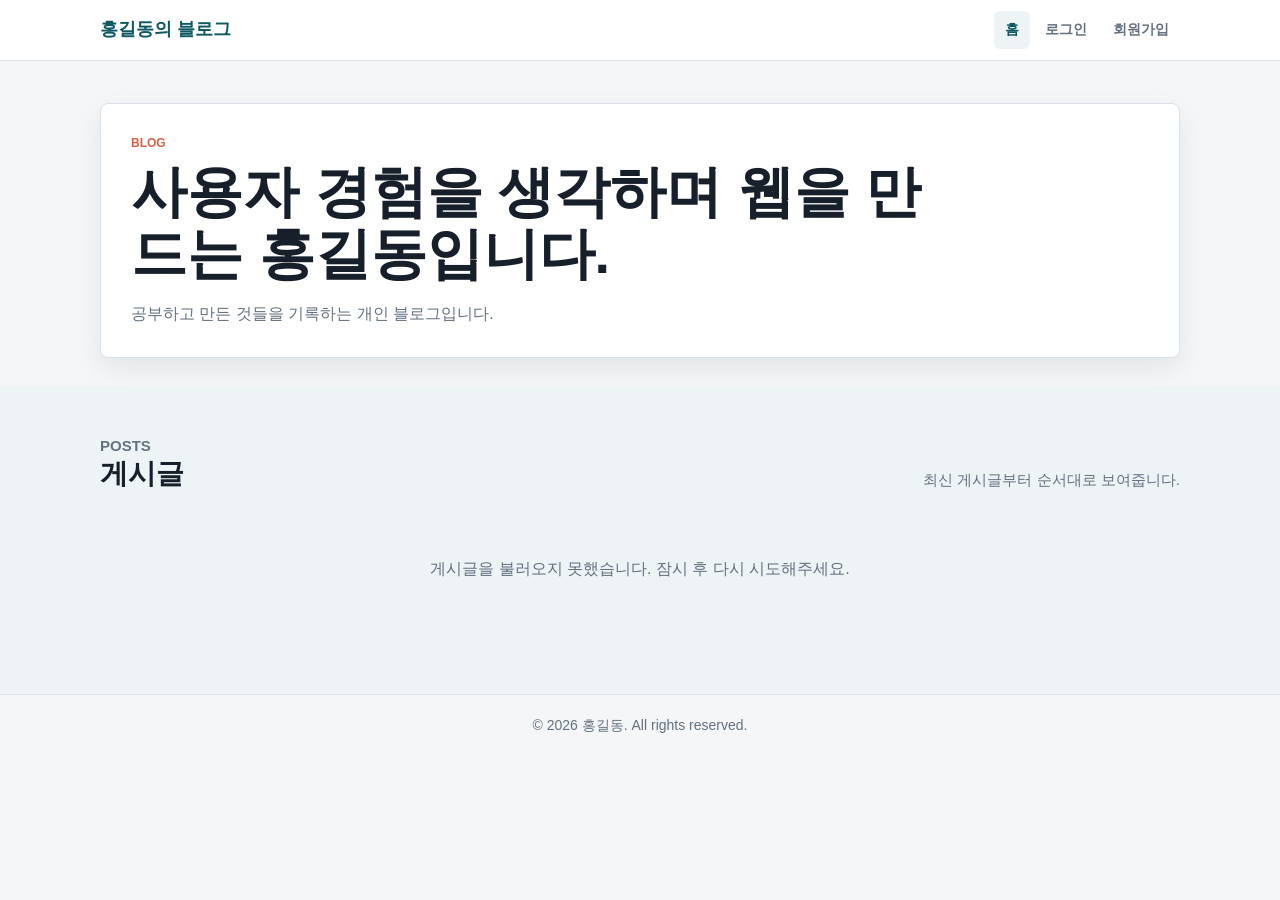
<file: index.html>
<!DOCTYPE html>
<html lang="ko">
  <head>
    <meta charset="UTF-8" />
    <meta name="viewport" content="width=device-width, initial-scale=1.0" />
    <title>홍길동의 블로그</title>
    <link rel="stylesheet" href="css/style.css" />
  </head>
  <body>
    <header class="site-header">
      <div class="container header-inner">
        <a class="logo" href="index.html" aria-label="홈으로 이동">홍길동의 블로그</a>
        <button class="menu-toggle" type="button" aria-label="메뉴 열기" aria-expanded="false">
          <span></span>
          <span></span>
          <span></span>
        </button>
        <nav class="site-nav" aria-label="주요 메뉴">
          <a class="active" href="index.html">홈</a>
          <a class="auth-only" href="write.html">글쓰기</a>
          <a class="auth-only" href="profile.html">프로필</a>
          <a class="guest-only" href="login.html">로그인</a>
          <a class="guest-only" href="signup.html">회원가입</a>
          <button type="button" class="nav-logout auth-only" data-logout>로그아웃</button>
        </nav>
      </div>
    </header>

    <main>
      <section class="section page-hero">
        <div class="container page-panel">
          <p class="section-label">Blog</p>
          <h1>사용자 경험을 생각하며 웹을 만드는 홍길동입니다.</h1>
          <p>공부하고 만든 것들을 기록하는 개인 블로그입니다.</p>
        </div>
      </section>

      <section class="section muted">
        <div class="container">
          <div class="section-heading">
            <div>
              <p class="section-label">Posts</p>
              <h2>게시글</h2>
            </div>
            <p>최신 게시글부터 순서대로 보여줍니다.</p>
          </div>
          <div id="postList" class="post-list" aria-live="polite"></div>
        </div>
      </section>
    </main>

    <footer class="site-footer">
      <div class="container">
        <p>&copy; 2026 홍길동. All rights reserved.</p>
      </div>
    </footer>

    <script src="js/config.js"></script>
    <script src="js/api.js"></script>
    <script src="js/storage.js"></script>
    <script src="js/nav.js"></script>
    <script src="js/posts.js"></script>
  </body>
</html>
</file>
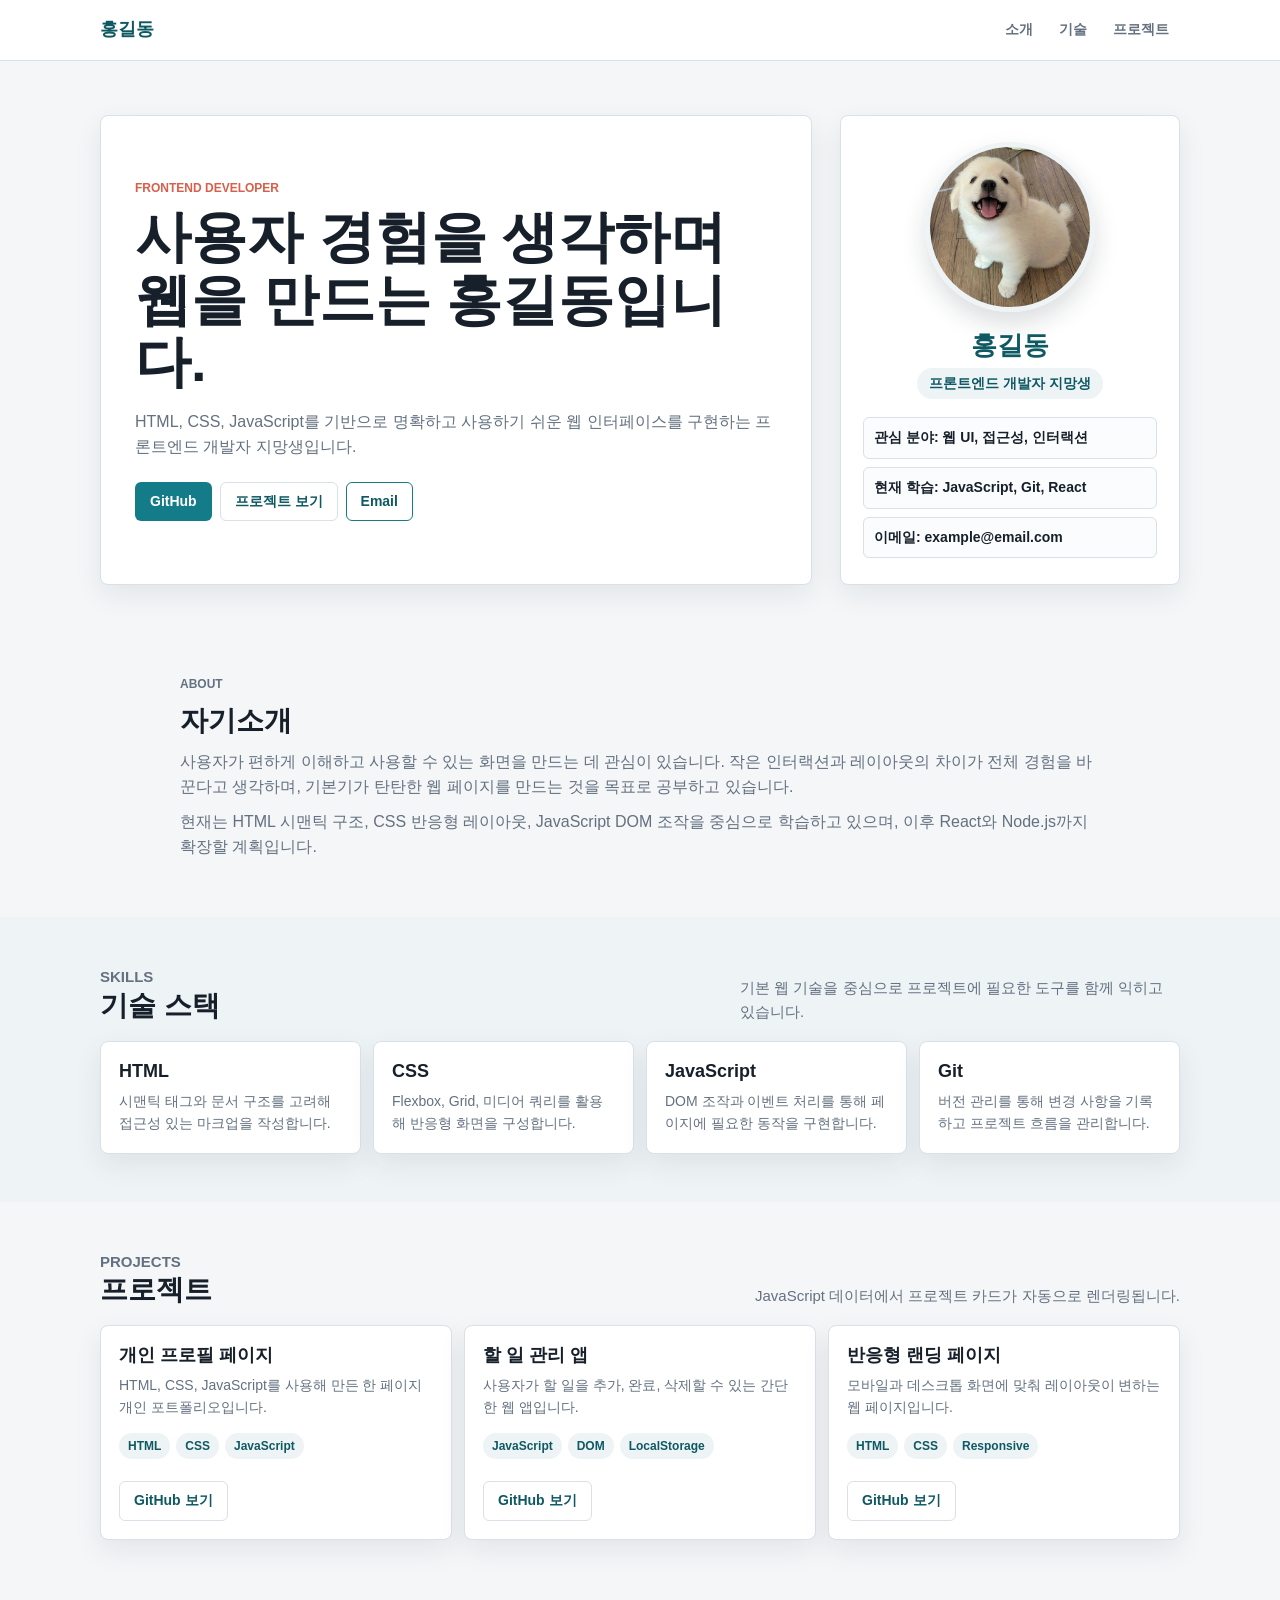
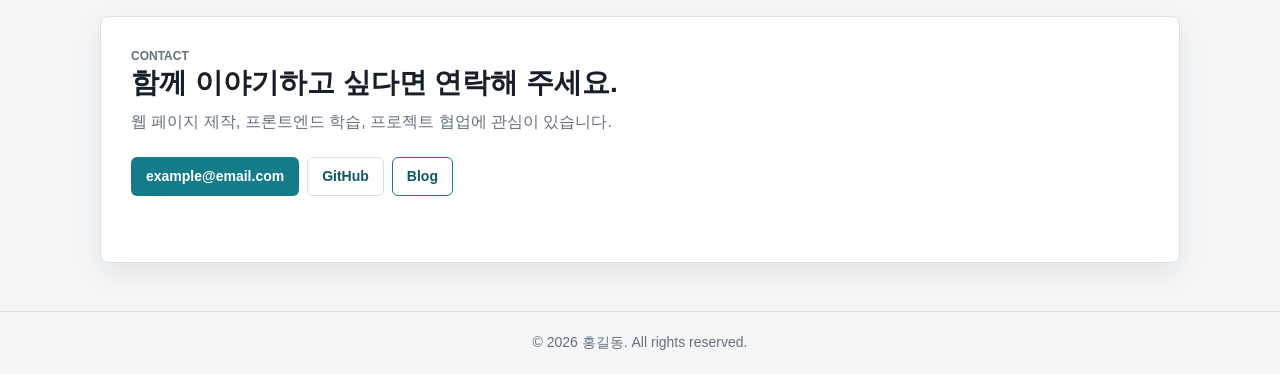
<file: frontend/index.html>
<!DOCTYPE html>
<html lang="ko">
  <head>
    <meta charset="UTF-8" />
    <meta name="viewport" content="width=device-width, initial-scale=1.0" />
    <title>홍길동 | 개인 프로필</title>
    <link rel="stylesheet" href="css/style.css" />
  </head>
  <body>
    <header class="site-header">
      <div class="container header-inner">
        <a class="logo" href="index.html" aria-label="홈으로 이동">홍길동</a>
        <button class="menu-toggle" type="button" aria-label="메뉴 열기" aria-expanded="false">
          <span></span>
          <span></span>
          <span></span>
        </button>
        <nav class="site-nav" aria-label="주요 메뉴">
          <a href="about.html">소개</a>
          <a href="skills.html">기술</a>
          <a href="projects.html">프로젝트</a>
        </nav>
      </div>
    </header>

    <main id="home">
      <section class="hero section">
        <div class="container hero-grid">
          <div class="hero-content">
            <p class="eyebrow">Frontend Developer</p>
            <h1>사용자 경험을 생각하며 웹을 만드는 홍길동입니다.</h1>
            <p class="hero-description">
              HTML, CSS, JavaScript를 기반으로 명확하고 사용하기 쉬운 웹 인터페이스를 구현하는
              프론트엔드 개발자 지망생입니다.
            </p>
            <div class="hero-actions">
              <a class="button primary" href="https://github.com/example" target="_blank" rel="noreferrer">GitHub</a>
              <a class="button secondary" href="projects.html">프로젝트 보기</a>
              <a class="button ghost" href="mailto:example@email.com">Email</a>
            </div>
          </div>

          <div class="profile-card" aria-label="프로필 요약">
            <img class="profile-image" src="assets/images/images.jfif" alt="홍길동 프로필 사진" />
            <h2>홍길동</h2>
            <p>프론트엔드 개발자 지망생</p>
            <ul class="profile-meta">
              <li>관심 분야: 웹 UI, 접근성, 인터랙션</li>
              <li>현재 학습: JavaScript, Git, React</li>
              <li>이메일: example@email.com</li>
            </ul>
          </div>
        </div>
      </section>

      <section id="about" class="section">
        <div class="container narrow">
          <p class="section-label">About</p>
          <h2>자기소개</h2>
          <p>
            사용자가 편하게 이해하고 사용할 수 있는 화면을 만드는 데 관심이 있습니다. 작은
            인터랙션과 레이아웃의 차이가 전체 경험을 바꾼다고 생각하며, 기본기가 탄탄한 웹
            페이지를 만드는 것을 목표로 공부하고 있습니다.
          </p>
          <p>
            현재는 HTML 시맨틱 구조, CSS 반응형 레이아웃, JavaScript DOM 조작을 중심으로
            학습하고 있으며, 이후 React와 Node.js까지 확장할 계획입니다.
          </p>
        </div>
      </section>

      <section id="skills" class="section muted">
        <div class="container">
          <div class="section-heading">
            <div>
              <p class="section-label">Skills</p>
              <h2>기술 스택</h2>
            </div>
            <p>기본 웹 기술을 중심으로 프로젝트에 필요한 도구를 함께 익히고 있습니다.</p>
          </div>
          <div class="skill-grid">
            <article class="skill-card">
              <h3>HTML</h3>
              <p>시맨틱 태그와 문서 구조를 고려해 접근성 있는 마크업을 작성합니다.</p>
            </article>
            <article class="skill-card">
              <h3>CSS</h3>
              <p>Flexbox, Grid, 미디어 쿼리를 활용해 반응형 화면을 구성합니다.</p>
            </article>
            <article class="skill-card">
              <h3>JavaScript</h3>
              <p>DOM 조작과 이벤트 처리를 통해 페이지에 필요한 동작을 구현합니다.</p>
            </article>
            <article class="skill-card">
              <h3>Git</h3>
              <p>버전 관리를 통해 변경 사항을 기록하고 프로젝트 흐름을 관리합니다.</p>
            </article>
          </div>
        </div>
      </section>

      <section id="projects" class="section">
        <div class="container">
          <div class="section-heading">
            <div>
              <p class="section-label">Projects</p>
              <h2>프로젝트</h2>
            </div>
            <p>JavaScript 데이터에서 프로젝트 카드가 자동으로 렌더링됩니다.</p>
          </div>
          <div id="project-list" class="project-grid" aria-live="polite"></div>
        </div>
      </section>

      <section id="contact" class="section contact-section">
        <div class="container contact-box">
          <p class="section-label">Contact</p>
          <h2>함께 이야기하고 싶다면 연락해 주세요.</h2>
          <p>웹 페이지 제작, 프론트엔드 학습, 프로젝트 협업에 관심이 있습니다.</p>
          <div class="contact-actions">
            <a class="button primary" href="mailto:example@email.com" data-contact="email">example@email.com</a>
            <a class="button secondary" href="https://github.com/example" target="_blank" rel="noreferrer">GitHub</a>
            <a class="button ghost" href="https://example.com" target="_blank" rel="noreferrer">Blog</a>
          </div>
          <p id="contact-message" class="contact-message" role="status"></p>
        </div>
      </section>
    </main>

    <footer class="site-footer">
      <div class="container">
        <p>&copy; 2026 홍길동. All rights reserved.</p>
      </div>
    </footer>

    <script src="js/main.js"></script>
  </body>
</html>
</file>
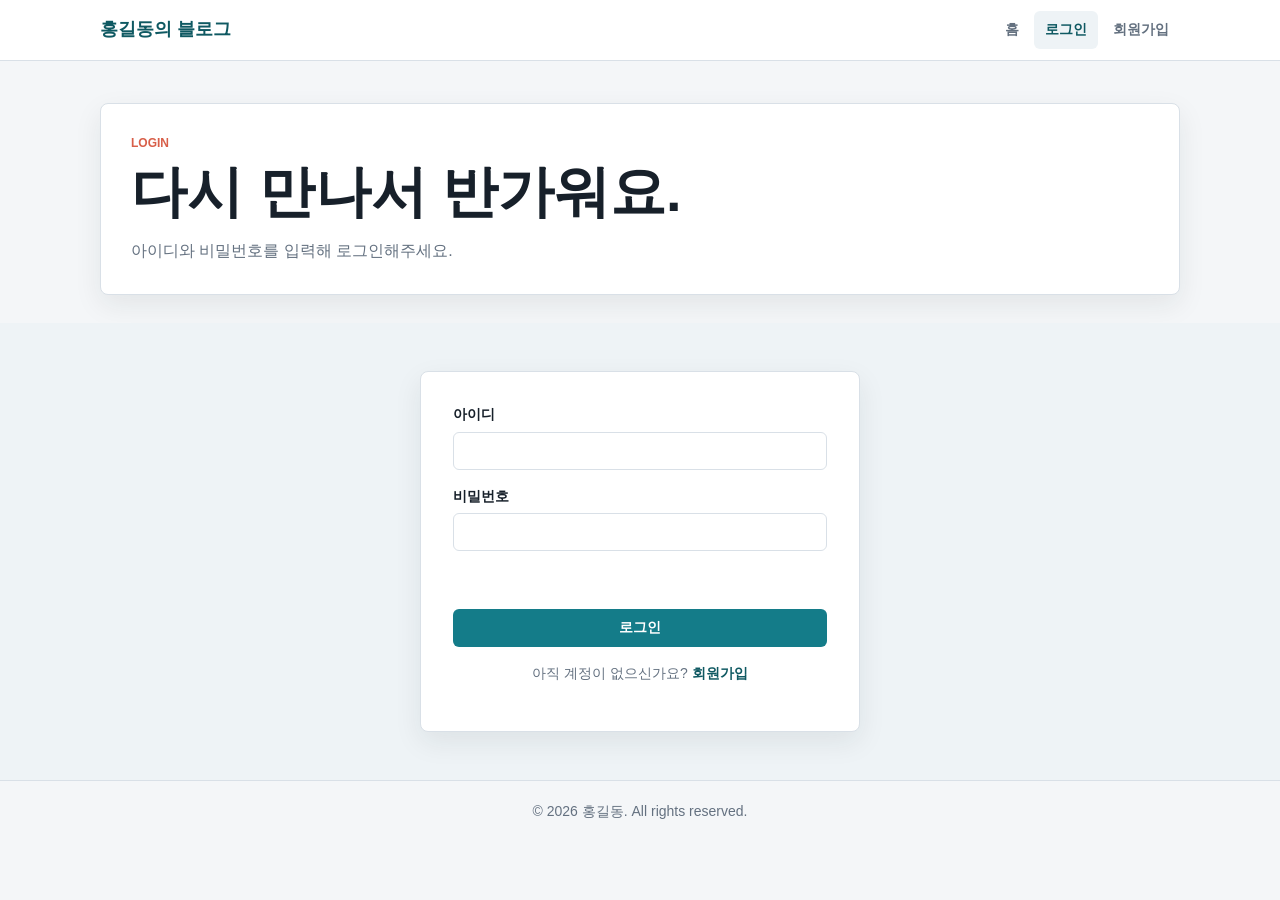
<file: login.html>
<!DOCTYPE html>
<html lang="ko">
  <head>
    <meta charset="UTF-8" />
    <meta name="viewport" content="width=device-width, initial-scale=1.0" />
    <title>로그인 | 홍길동의 블로그</title>
    <link rel="stylesheet" href="css/style.css" />
  </head>
  <body>
    <header class="site-header">
      <div class="container header-inner">
        <a class="logo" href="index.html" aria-label="홈으로 이동">홍길동의 블로그</a>
        <button class="menu-toggle" type="button" aria-label="메뉴 열기" aria-expanded="false">
          <span></span>
          <span></span>
          <span></span>
        </button>
        <nav class="site-nav" aria-label="주요 메뉴">
          <a href="index.html">홈</a>
          <a class="auth-only" href="write.html">글쓰기</a>
          <a class="auth-only" href="profile.html">프로필</a>
          <a class="guest-only active" href="login.html">로그인</a>
          <a class="guest-only" href="signup.html">회원가입</a>
          <button type="button" class="nav-logout auth-only" data-logout>로그아웃</button>
        </nav>
      </div>
    </header>

    <main>
      <section class="section page-hero">
        <div class="container page-panel">
          <p class="section-label">Login</p>
          <h1>다시 만나서 반가워요.</h1>
          <p>아이디와 비밀번호를 입력해 로그인해주세요.</p>
        </div>
      </section>

      <section class="section muted">
        <div class="container">
          <form id="loginForm" class="form-card" novalidate>
            <div class="form-group">
              <label for="username">아이디</label>
              <input type="text" id="username" name="username" autocomplete="username" required />
            </div>
            <div class="form-group">
              <label for="password">비밀번호</label>
              <input type="password" id="password" name="password" autocomplete="current-password" required />
            </div>
            <p id="loginMessage" class="form-message" role="status"></p>
            <div class="form-actions">
              <button type="submit" class="button primary">로그인</button>
            </div>
            <p class="form-footnote">아직 계정이 없으신가요? <a href="signup.html">회원가입</a></p>
          </form>
        </div>
      </section>
    </main>

    <footer class="site-footer">
      <div class="container">
        <p>&copy; 2026 홍길동. All rights reserved.</p>
      </div>
    </footer>

    <script src="js/config.js"></script>
    <script src="js/api.js"></script>
    <script src="js/storage.js"></script>
    <script src="js/nav.js"></script>
    <script src="js/auth.js"></script>
  </body>
</html>
</file>
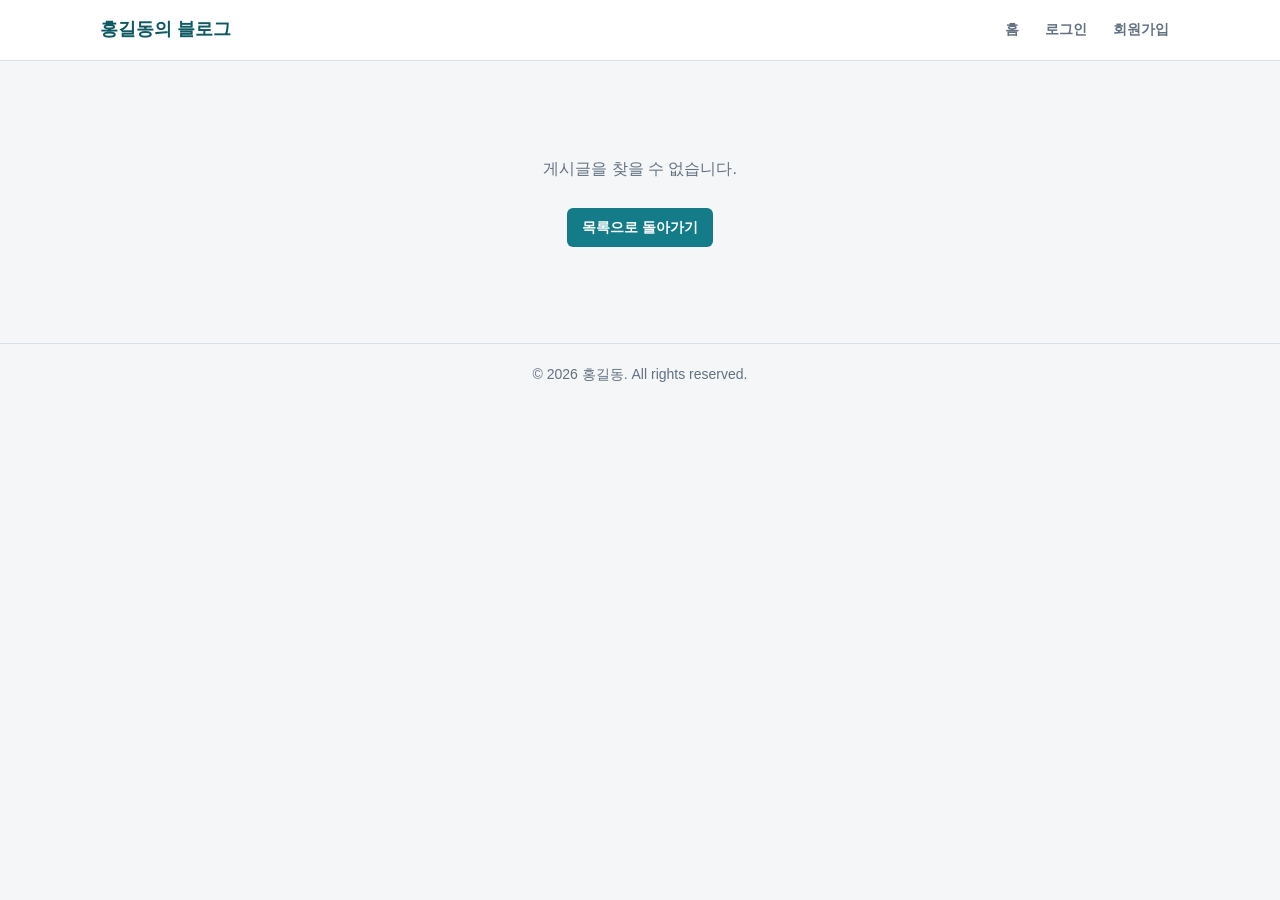
<file: post.html>
<!DOCTYPE html>
<html lang="ko">
  <head>
    <meta charset="UTF-8" />
    <meta name="viewport" content="width=device-width, initial-scale=1.0" />
    <title>게시글 | 홍길동의 블로그</title>
    <link rel="stylesheet" href="css/style.css" />
  </head>
  <body>
    <header class="site-header">
      <div class="container header-inner">
        <a class="logo" href="index.html" aria-label="홈으로 이동">홍길동의 블로그</a>
        <button class="menu-toggle" type="button" aria-label="메뉴 열기" aria-expanded="false">
          <span></span>
          <span></span>
          <span></span>
        </button>
        <nav class="site-nav" aria-label="주요 메뉴">
          <a href="index.html">홈</a>
          <a class="auth-only" href="write.html">글쓰기</a>
          <a class="auth-only" href="profile.html">프로필</a>
          <a class="guest-only" href="login.html">로그인</a>
          <a class="guest-only" href="signup.html">회원가입</a>
          <button type="button" class="nav-logout auth-only" data-logout>로그아웃</button>
        </nav>
      </div>
    </header>

    <main>
      <section class="section">
        <div class="container narrow">
          <div id="postDetail">
            <div class="post-detail-head">
              <p class="post-meta">
                <span id="postAuthor"></span>
                <span id="postDate"></span>
              </p>
              <h1 id="postTitle"></h1>
            </div>
            <div id="postBody" class="post-detail-body"></div>
            <div id="postOwnerActions" class="post-detail-actions" hidden>
              <a id="editPostLink" class="button secondary" href="write.html">수정</a>
              <button id="deletePostBtn" type="button" class="button danger">삭제</button>
            </div>
          </div>
          <div id="postNotFound" class="empty-state" hidden>
            <p>게시글을 찾을 수 없습니다.</p>
            <a class="button primary" href="index.html">목록으로 돌아가기</a>
          </div>
        </div>
      </section>
    </main>

    <footer class="site-footer">
      <div class="container">
        <p>&copy; 2026 홍길동. All rights reserved.</p>
      </div>
    </footer>

    <script src="js/config.js"></script>
    <script src="js/api.js"></script>
    <script src="js/storage.js"></script>
    <script src="js/nav.js"></script>
    <script src="js/post-detail.js"></script>
  </body>
</html>
</file>
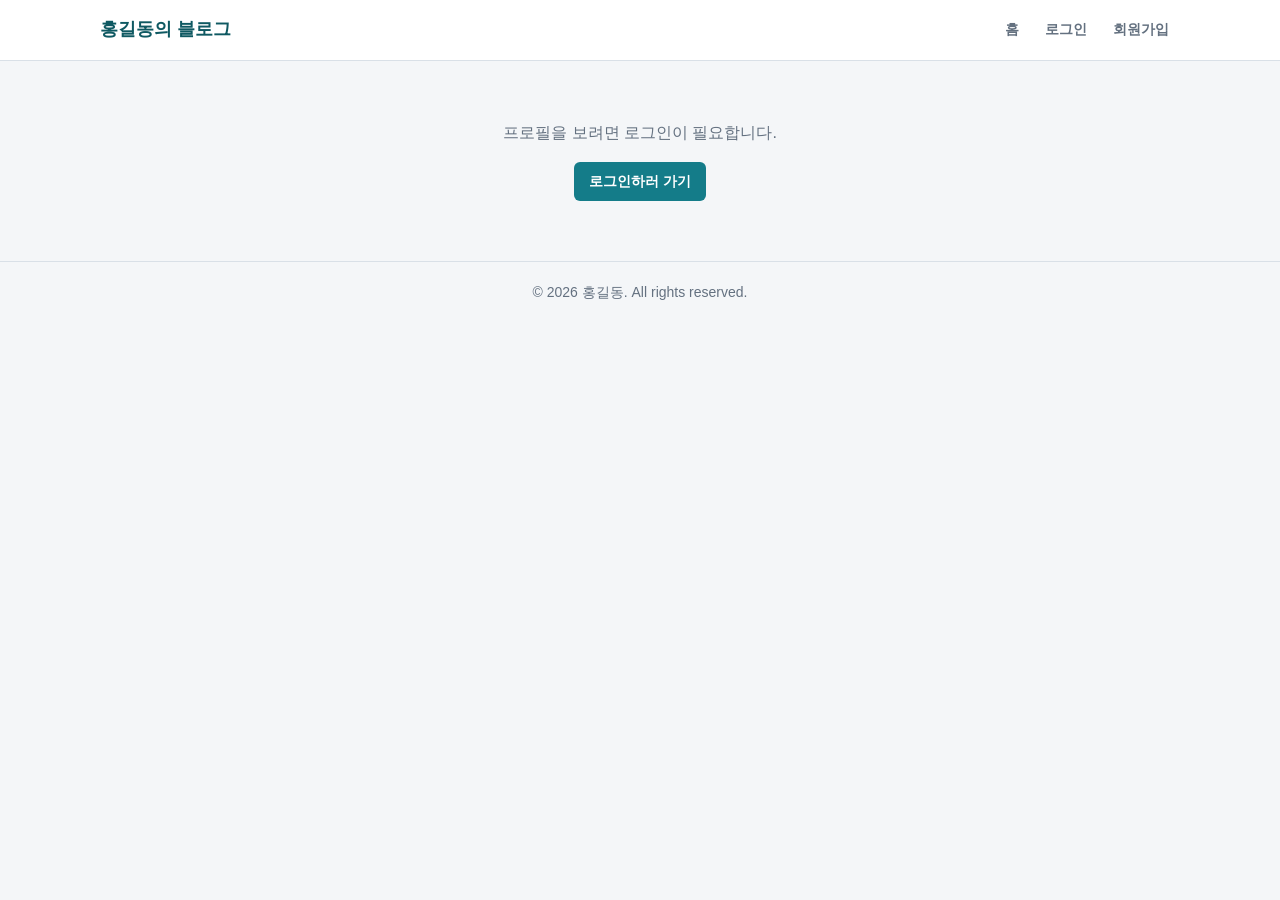
<file: profile.html>
<!DOCTYPE html>
<html lang="ko">
  <head>
    <meta charset="UTF-8" />
    <meta name="viewport" content="width=device-width, initial-scale=1.0" />
    <title>프로필 | 홍길동의 블로그</title>
    <link rel="stylesheet" href="css/style.css" />
  </head>
  <body>
    <header class="site-header">
      <div class="container header-inner">
        <a class="logo" href="index.html" aria-label="홈으로 이동">홍길동의 블로그</a>
        <button class="menu-toggle" type="button" aria-label="메뉴 열기" aria-expanded="false">
          <span></span>
          <span></span>
          <span></span>
        </button>
        <nav class="site-nav" aria-label="주요 메뉴">
          <a href="index.html">홈</a>
          <a class="auth-only" href="write.html">글쓰기</a>
          <a class="auth-only active" href="profile.html">프로필</a>
          <a class="guest-only" href="login.html">로그인</a>
          <a class="guest-only" href="signup.html">회원가입</a>
          <button type="button" class="nav-logout auth-only" data-logout>로그아웃</button>
        </nav>
      </div>
    </header>

    <main>
      <div id="profileGuard" class="section profile-guard" hidden>
        <div class="container">
          <p>프로필을 보려면 로그인이 필요합니다.</p>
          <a class="button primary" href="login.html">로그인하러 가기</a>
        </div>
      </div>

      <div id="profileContent" hidden>
        <section class="section page-hero">
          <div class="container narrow">
            <div class="page-panel profile-page-card">
              <img class="profile-image" src="assets/images/profile.jpeg" alt="프로필 사진" />
              <h1 id="profileName"></h1>
              <p id="profileUsername" class="section-label"></p>
              <ul class="profile-meta">
                <li id="profileEmail"></li>
                <li id="profileJoined"></li>
              </ul>
            </div>
          </div>
        </section>

        <section class="section muted">
          <div class="container">
            <div class="section-heading">
              <div>
                <p class="section-label">My Posts</p>
                <h2>내가 작성한 게시글</h2>
              </div>
              <a class="button secondary" href="write.html">새 글 작성</a>
            </div>
            <div id="myPostList" class="post-list"></div>
          </div>
        </section>
      </div>
    </main>

    <footer class="site-footer">
      <div class="container">
        <p>&copy; 2026 홍길동. All rights reserved.</p>
      </div>
    </footer>

    <script src="js/config.js"></script>
    <script src="js/api.js"></script>
    <script src="js/storage.js"></script>
    <script src="js/nav.js"></script>
    <script src="js/profile.js"></script>
  </body>
</html>
</file>
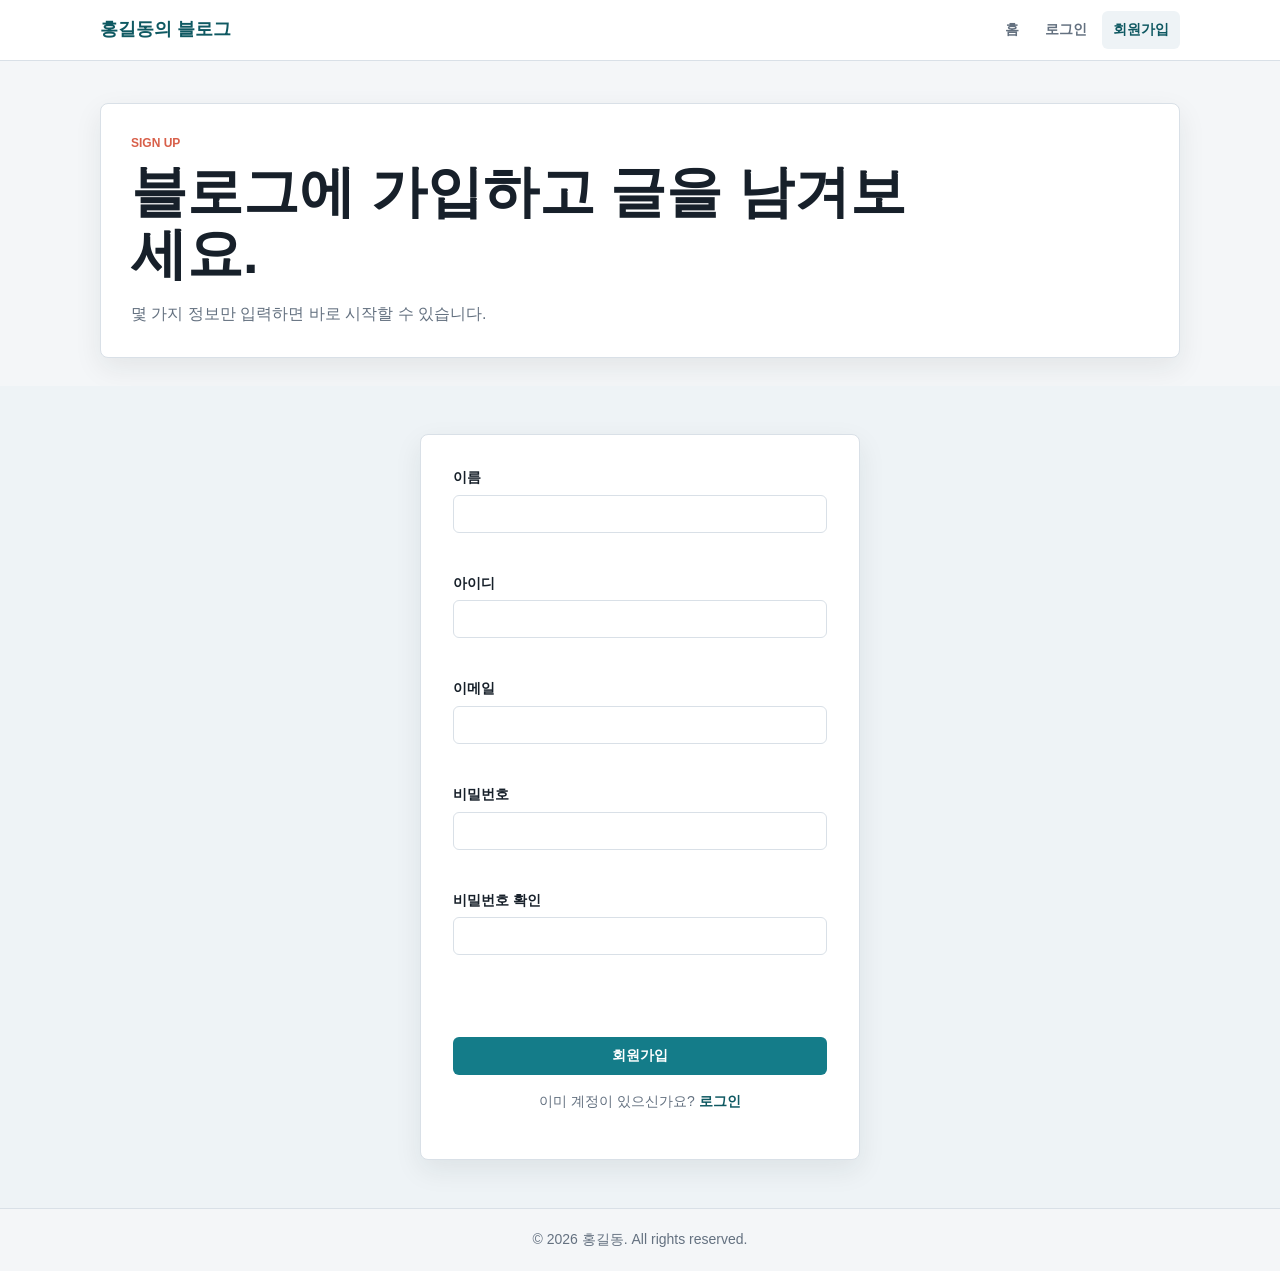
<file: signup.html>
<!DOCTYPE html>
<html lang="ko">
  <head>
    <meta charset="UTF-8" />
    <meta name="viewport" content="width=device-width, initial-scale=1.0" />
    <title>회원가입 | 홍길동의 블로그</title>
    <link rel="stylesheet" href="css/style.css" />
  </head>
  <body>
    <header class="site-header">
      <div class="container header-inner">
        <a class="logo" href="index.html" aria-label="홈으로 이동">홍길동의 블로그</a>
        <button class="menu-toggle" type="button" aria-label="메뉴 열기" aria-expanded="false">
          <span></span>
          <span></span>
          <span></span>
        </button>
        <nav class="site-nav" aria-label="주요 메뉴">
          <a href="index.html">홈</a>
          <a class="auth-only" href="write.html">글쓰기</a>
          <a class="auth-only" href="profile.html">프로필</a>
          <a class="guest-only" href="login.html">로그인</a>
          <a class="guest-only active" href="signup.html">회원가입</a>
          <button type="button" class="nav-logout auth-only" data-logout>로그아웃</button>
        </nav>
      </div>
    </header>

    <main>
      <section class="section page-hero">
        <div class="container page-panel">
          <p class="section-label">Sign up</p>
          <h1>블로그에 가입하고 글을 남겨보세요.</h1>
          <p>몇 가지 정보만 입력하면 바로 시작할 수 있습니다.</p>
        </div>
      </section>

      <section class="section muted">
        <div class="container">
          <form id="signupForm" class="form-card" novalidate>
            <div class="form-group">
              <label for="name">이름</label>
              <input type="text" id="name" name="name" autocomplete="name" required />
              <p id="nameError" class="form-error"></p>
            </div>
            <div class="form-group">
              <label for="username">아이디</label>
              <input type="text" id="username" name="username" autocomplete="username" required />
              <p id="usernameError" class="form-error"></p>
            </div>
            <div class="form-group">
              <label for="email">이메일</label>
              <input type="email" id="email" name="email" autocomplete="email" required />
              <p id="emailError" class="form-error"></p>
            </div>
            <div class="form-group">
              <label for="password">비밀번호</label>
              <input type="password" id="password" name="password" autocomplete="new-password" required />
              <p id="passwordError" class="form-error"></p>
            </div>
            <div class="form-group">
              <label for="passwordConfirm">비밀번호 확인</label>
              <input type="password" id="passwordConfirm" name="passwordConfirm" autocomplete="new-password" required />
              <p id="passwordConfirmError" class="form-error"></p>
            </div>
            <p id="signupMessage" class="form-message" role="status"></p>
            <div class="form-actions">
              <button type="submit" class="button primary">회원가입</button>
            </div>
            <p class="form-footnote">이미 계정이 있으신가요? <a href="login.html">로그인</a></p>
          </form>
        </div>
      </section>
    </main>

    <footer class="site-footer">
      <div class="container">
        <p>&copy; 2026 홍길동. All rights reserved.</p>
      </div>
    </footer>

    <script src="js/config.js"></script>
    <script src="js/api.js"></script>
    <script src="js/storage.js"></script>
    <script src="js/nav.js"></script>
    <script src="js/auth.js"></script>
  </body>
</html>
</file>
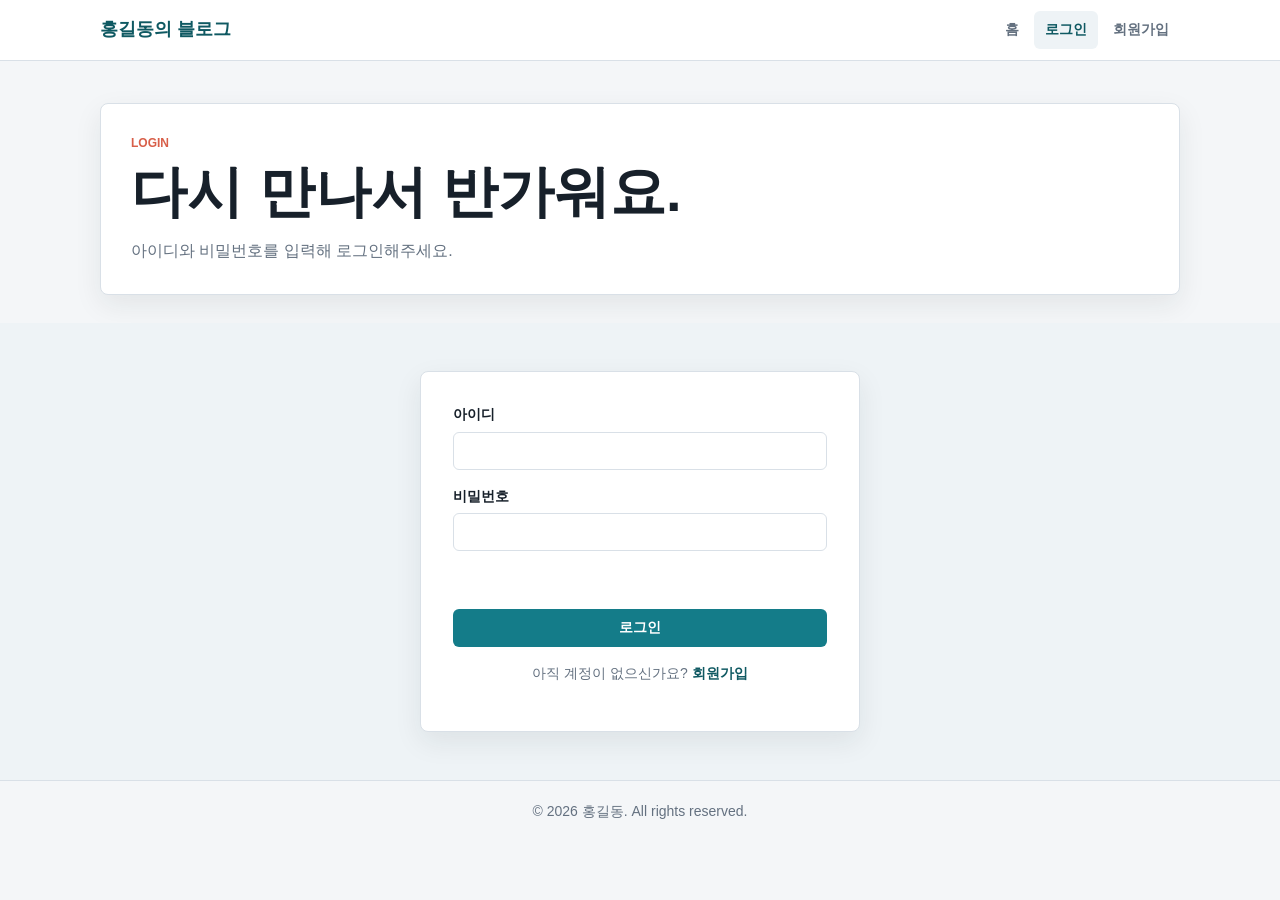
<file: write.html>
<!DOCTYPE html>
<html lang="ko">
  <head>
    <meta charset="UTF-8" />
    <meta name="viewport" content="width=device-width, initial-scale=1.0" />
    <title>글쓰기 | 홍길동의 블로그</title>
    <link rel="stylesheet" href="css/style.css" />
  </head>
  <body>
    <header class="site-header">
      <div class="container header-inner">
        <a class="logo" href="index.html" aria-label="홈으로 이동">홍길동의 블로그</a>
        <button class="menu-toggle" type="button" aria-label="메뉴 열기" aria-expanded="false">
          <span></span>
          <span></span>
          <span></span>
        </button>
        <nav class="site-nav" aria-label="주요 메뉴">
          <a href="index.html">홈</a>
          <a class="auth-only active" href="write.html">글쓰기</a>
          <a class="auth-only" href="profile.html">프로필</a>
          <a class="guest-only" href="login.html">로그인</a>
          <a class="guest-only" href="signup.html">회원가입</a>
          <button type="button" class="nav-logout auth-only" data-logout>로그아웃</button>
        </nav>
      </div>
    </header>

    <main>
      <section class="section">
        <div class="container">
          <form id="postForm" class="form-card wide" novalidate>
            <h1 id="writeHeading">게시글 작성</h1>
            <p id="draftStatus" class="form-footnote" aria-live="polite"></p>
            <div class="form-group">
              <label for="title">제목</label>
              <input type="text" id="title" name="title" required />
              <p id="titleError" class="form-error"></p>
            </div>
            <div class="form-group">
              <label for="content">내용</label>
              <textarea id="content" name="content" required></textarea>
              <p id="contentError" class="form-error"></p>
            </div>
            <div class="form-actions">
              <button type="submit" class="button primary">저장하기</button>
            </div>
          </form>
        </div>
      </section>
    </main>

    <footer class="site-footer">
      <div class="container">
        <p>&copy; 2026 홍길동. All rights reserved.</p>
      </div>
    </footer>

    <script src="js/config.js"></script>
    <script src="js/api.js"></script>
    <script src="js/storage.js"></script>
    <script src="js/nav.js"></script>
    <script src="js/post-write.js"></script>
  </body>
</html>
</file>
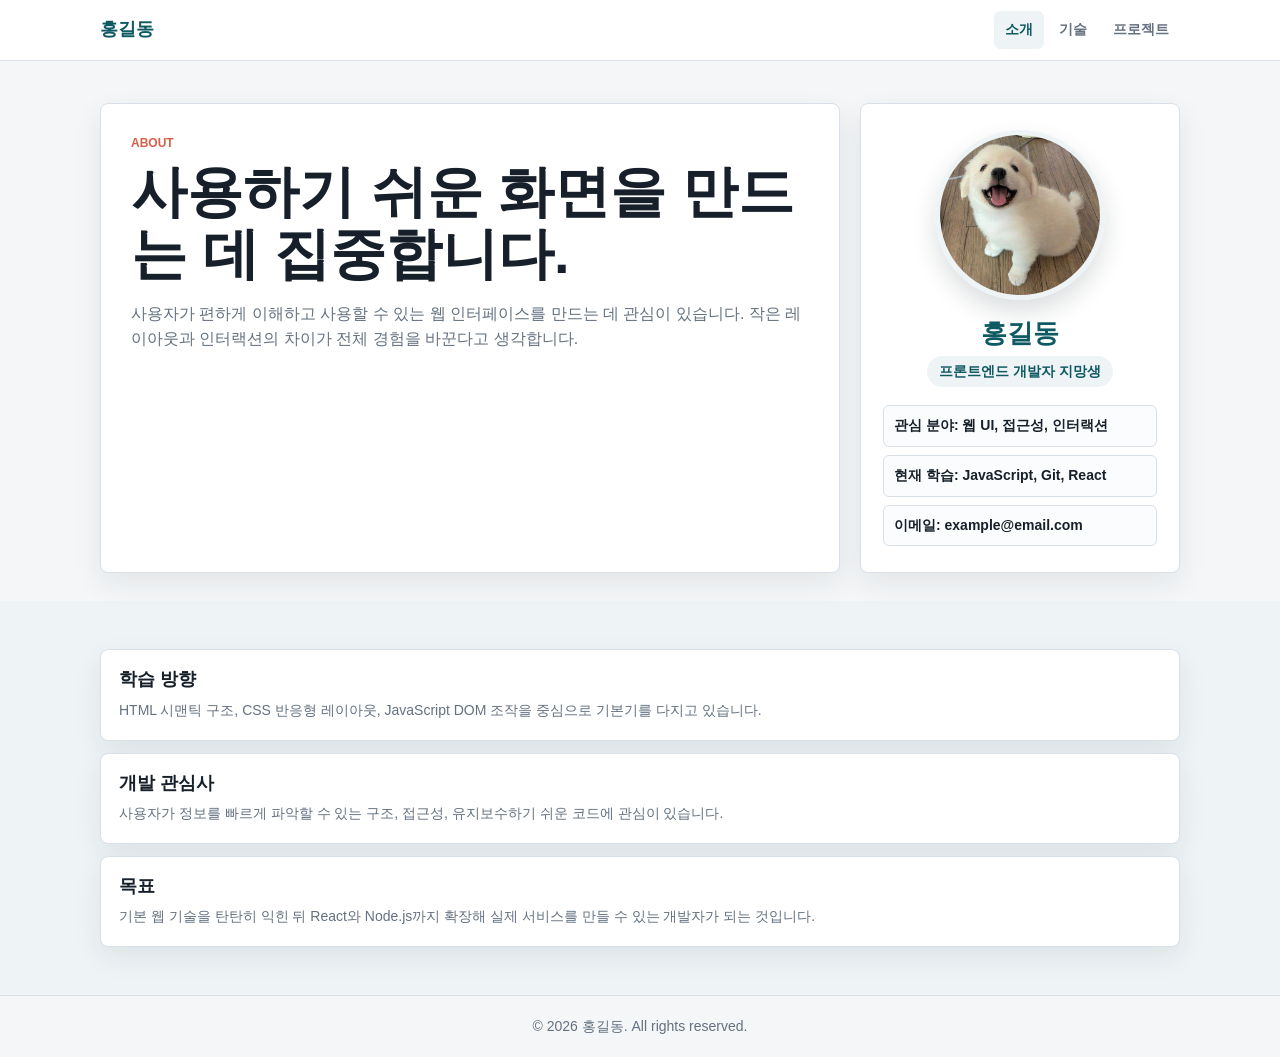
<file: frontend/about.html>
<!DOCTYPE html>
<html lang="ko">
  <head>
    <meta charset="UTF-8" />
    <meta name="viewport" content="width=device-width, initial-scale=1.0" />
    <title>소개 | 홍길동</title>
    <link rel="stylesheet" href="css/style.css" />
  </head>
  <body>
    <header class="site-header">
      <div class="container header-inner">
        <a class="logo" href="index.html" aria-label="홈으로 이동">홍길동</a>
        <button class="menu-toggle" type="button" aria-label="메뉴 열기" aria-expanded="false">
          <span></span>
          <span></span>
          <span></span>
        </button>
        <nav class="site-nav" aria-label="주요 메뉴">
          <a class="active" href="about.html">소개</a>
          <a href="skills.html">기술</a>
          <a href="projects.html">프로젝트</a>
        </nav>
      </div>
    </header>

    <main>
      <section class="section page-hero">
        <div class="container page-grid">
          <div class="page-panel">
            <p class="section-label">About</p>
            <h1>사용하기 쉬운 화면을 만드는 데 집중합니다.</h1>
            <p>
              사용자가 편하게 이해하고 사용할 수 있는 웹 인터페이스를 만드는 데 관심이 있습니다.
              작은 레이아웃과 인터랙션의 차이가 전체 경험을 바꾼다고 생각합니다.
            </p>
          </div>
          <aside class="profile-card" aria-label="프로필 요약">
            <img class="profile-image" src="assets/images/images.jfif" alt="홍길동 프로필 사진" />
            <h2>홍길동</h2>
            <p>프론트엔드 개발자 지망생</p>
            <ul class="profile-meta">
              <li>관심 분야: 웹 UI, 접근성, 인터랙션</li>
              <li>현재 학습: JavaScript, Git, React</li>
              <li>이메일: example@email.com</li>
            </ul>
          </aside>
        </div>
      </section>

      <section class="section muted">
        <div class="container content-list">
          <article class="skill-card">
            <h3>학습 방향</h3>
            <p>HTML 시맨틱 구조, CSS 반응형 레이아웃, JavaScript DOM 조작을 중심으로 기본기를 다지고 있습니다.</p>
          </article>
          <article class="skill-card">
            <h3>개발 관심사</h3>
            <p>사용자가 정보를 빠르게 파악할 수 있는 구조, 접근성, 유지보수하기 쉬운 코드에 관심이 있습니다.</p>
          </article>
          <article class="skill-card">
            <h3>목표</h3>
            <p>기본 웹 기술을 탄탄히 익힌 뒤 React와 Node.js까지 확장해 실제 서비스를 만들 수 있는 개발자가 되는 것입니다.</p>
          </article>
        </div>
      </section>
    </main>

    <footer class="site-footer">
      <div class="container">
        <p>&copy; 2026 홍길동. All rights reserved.</p>
      </div>
    </footer>

    <script src="js/main.js"></script>
  </body>
</html>
</file>
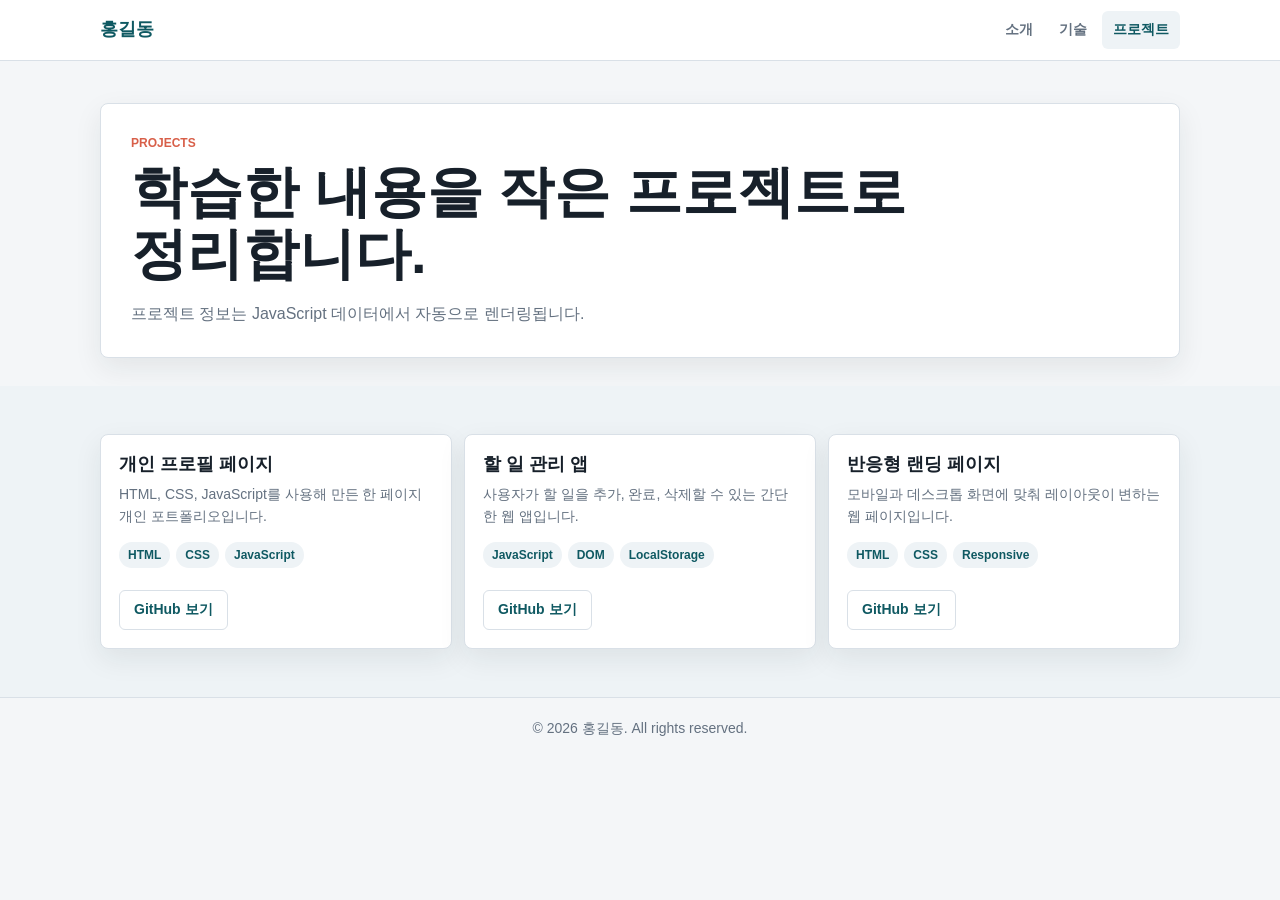
<file: frontend/projects.html>
<!DOCTYPE html>
<html lang="ko">
  <head>
    <meta charset="UTF-8" />
    <meta name="viewport" content="width=device-width, initial-scale=1.0" />
    <title>프로젝트 | 홍길동</title>
    <link rel="stylesheet" href="css/style.css" />
  </head>
  <body>
    <header class="site-header">
      <div class="container header-inner">
        <a class="logo" href="index.html" aria-label="홈으로 이동">홍길동</a>
        <button class="menu-toggle" type="button" aria-label="메뉴 열기" aria-expanded="false">
          <span></span>
          <span></span>
          <span></span>
        </button>
        <nav class="site-nav" aria-label="주요 메뉴">
          <a href="about.html">소개</a>
          <a href="skills.html">기술</a>
          <a class="active" href="projects.html">프로젝트</a>
        </nav>
      </div>
    </header>

    <main>
      <section class="section page-hero">
        <div class="container page-panel">
          <p class="section-label">Projects</p>
          <h1>학습한 내용을 작은 프로젝트로 정리합니다.</h1>
          <p>프로젝트 정보는 JavaScript 데이터에서 자동으로 렌더링됩니다.</p>
        </div>
      </section>

      <section class="section muted">
        <div class="container">
          <div id="project-list" class="project-grid" aria-live="polite"></div>
        </div>
      </section>
    </main>

    <footer class="site-footer">
      <div class="container">
        <p>&copy; 2026 홍길동. All rights reserved.</p>
      </div>
    </footer>

    <script src="js/main.js"></script>
  </body>
</html>
</file>
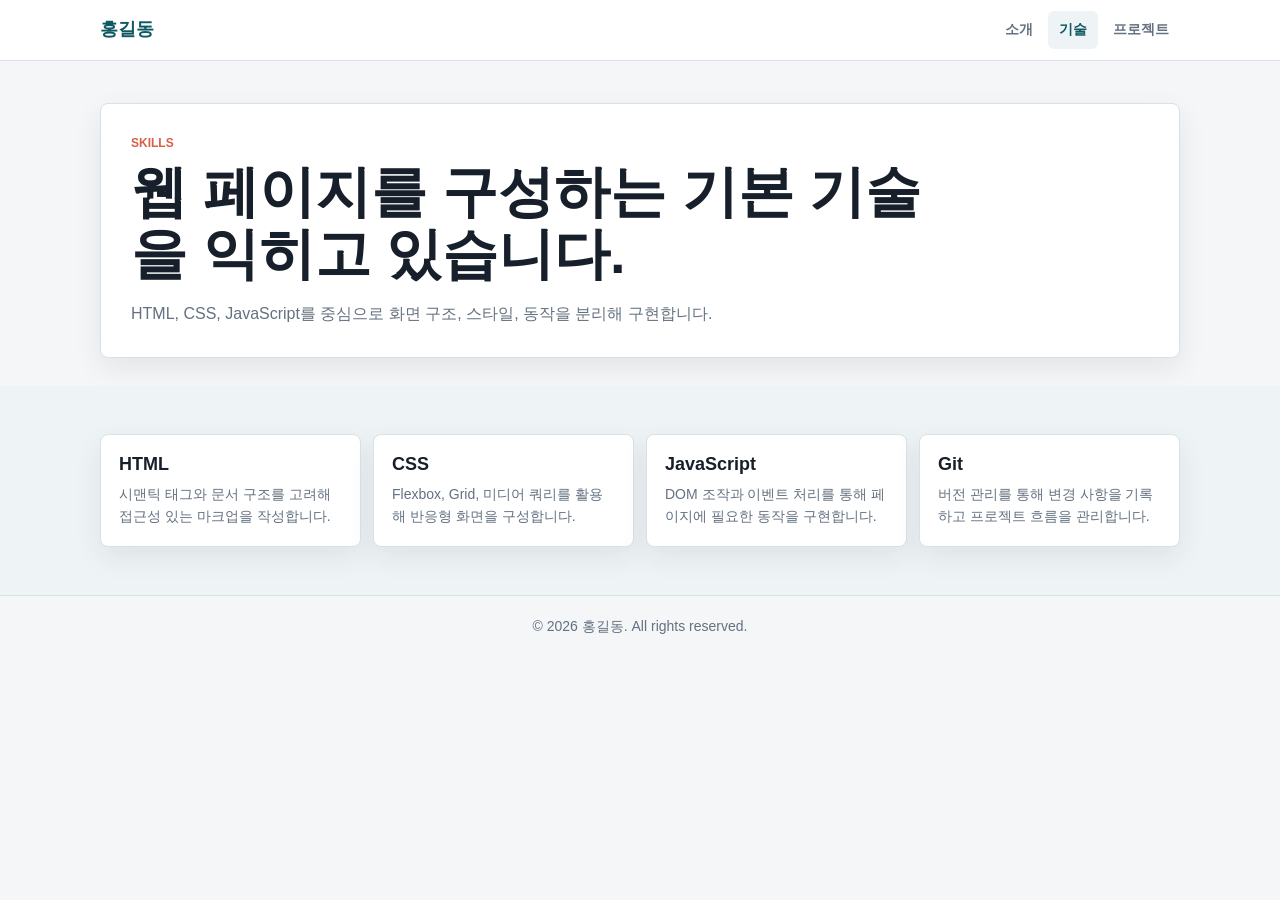
<file: frontend/skills.html>
<!DOCTYPE html>
<html lang="ko">
  <head>
    <meta charset="UTF-8" />
    <meta name="viewport" content="width=device-width, initial-scale=1.0" />
    <title>기술 | 홍길동</title>
    <link rel="stylesheet" href="css/style.css" />
  </head>
  <body>
    <header class="site-header">
      <div class="container header-inner">
        <a class="logo" href="index.html" aria-label="홈으로 이동">홍길동</a>
        <button class="menu-toggle" type="button" aria-label="메뉴 열기" aria-expanded="false">
          <span></span>
          <span></span>
          <span></span>
        </button>
        <nav class="site-nav" aria-label="주요 메뉴">
          <a href="about.html">소개</a>
          <a class="active" href="skills.html">기술</a>
          <a href="projects.html">프로젝트</a>
        </nav>
      </div>
    </header>

    <main>
      <section class="section page-hero">
        <div class="container page-panel">
          <p class="section-label">Skills</p>
          <h1>웹 페이지를 구성하는 기본 기술을 익히고 있습니다.</h1>
          <p>HTML, CSS, JavaScript를 중심으로 화면 구조, 스타일, 동작을 분리해 구현합니다.</p>
        </div>
      </section>

      <section class="section muted">
        <div class="container skill-grid">
          <article class="skill-card">
            <h3>HTML</h3>
            <p>시맨틱 태그와 문서 구조를 고려해 접근성 있는 마크업을 작성합니다.</p>
          </article>
          <article class="skill-card">
            <h3>CSS</h3>
            <p>Flexbox, Grid, 미디어 쿼리를 활용해 반응형 화면을 구성합니다.</p>
          </article>
          <article class="skill-card">
            <h3>JavaScript</h3>
            <p>DOM 조작과 이벤트 처리를 통해 페이지에 필요한 동작을 구현합니다.</p>
          </article>
          <article class="skill-card">
            <h3>Git</h3>
            <p>버전 관리를 통해 변경 사항을 기록하고 프로젝트 흐름을 관리합니다.</p>
          </article>
        </div>
      </section>
    </main>

    <footer class="site-footer">
      <div class="container">
        <p>&copy; 2026 홍길동. All rights reserved.</p>
      </div>
    </footer>

    <script src="js/main.js"></script>
  </body>
</html>
</file>
<file: css/style.css>
:root {
  --bg: #f4f6f8;
  --surface: #ffffff;
  --surface-soft: #eef3f6;
  --text: #17202a;
  --muted: #647180;
  --line: #d9e0e7;
  --primary: #147c89;
  --primary-dark: #0f5962;
  --accent: #d85f49;
  --shadow: 0 10px 28px rgba(23, 32, 42, 0.08);
}

* {
  box-sizing: border-box;
}

html {
  scroll-behavior: smooth;
}

body {
  margin: 0;
  background: var(--bg);
  color: var(--text);
  font-family: Arial, "Noto Sans KR", sans-serif;
  line-height: 1.55;
}

a {
  color: inherit;
  text-decoration: none;
}

img {
  display: block;
  max-width: 100%;
}

h1,
h2,
h3,
p {
  margin-top: 0;
  overflow-wrap: break-word;
}

.container {
  width: min(1080px, calc(100% - 32px));
  margin: 0 auto;
}

.narrow {
  max-width: 920px;
}

.section {
  padding: 48px 0;
  scroll-margin-top: 76px;
}

.site-header {
  position: sticky;
  top: 0;
  z-index: 10;
  background: rgba(255, 255, 255, 0.95);
  border-bottom: 1px solid var(--line);
  backdrop-filter: blur(12px);
}

.header-inner {
  display: flex;
  align-items: center;
  justify-content: space-between;
  min-height: 60px;
}

.logo {
  color: var(--primary-dark);
  font-size: 18px;
  font-weight: 900;
}

.site-nav {
  display: flex;
  align-items: center;
  gap: 4px;
}

.site-nav a {
  border-radius: 6px;
  color: var(--muted);
  font-size: 14px;
  font-weight: 800;
  padding: 8px 11px;
  transition: background 0.2s ease, color 0.2s ease;
}

.site-nav a:hover,
.site-nav a:focus-visible,
.site-nav a.active {
  background: var(--surface-soft);
  color: var(--primary-dark);
}

.menu-toggle {
  display: none;
  width: 38px;
  height: 38px;
  border: 1px solid var(--line);
  border-radius: 6px;
  background: var(--surface);
  cursor: pointer;
}

.menu-toggle span {
  display: block;
  width: 18px;
  height: 2px;
  margin: 4px auto;
  background: var(--text);
}

.hero {
  padding: 54px 0 42px;
}

.page-hero {
  padding: 42px 0 28px;
}

.hero-grid {
  display: grid;
  grid-template-columns: minmax(0, 1.35fr) 340px;
  gap: 28px;
  align-items: stretch;
}

.hero-content,
.profile-card,
.skill-card,
.project-card,
.contact-box {
  background: var(--surface);
  border: 1px solid var(--line);
  border-radius: 8px;
  box-shadow: var(--shadow);
}

.hero-content {
  display: flex;
  flex-direction: column;
  justify-content: center;
  padding: 34px;
}

.page-grid {
  display: grid;
  grid-template-columns: minmax(0, 1fr) 320px;
  gap: 20px;
  align-items: stretch;
}

.page-panel {
  background: var(--surface);
  border: 1px solid var(--line);
  border-radius: 8px;
  box-shadow: var(--shadow);
  padding: 30px;
}

.page-panel h1 {
  max-width: 820px;
}

.page-panel p:last-child {
  margin-bottom: 0;
  color: var(--muted);
}

.eyebrow,
.section-label {
  margin-bottom: 8px;
  color: var(--accent);
  font-size: 12px;
  font-weight: 900;
  letter-spacing: 0;
  text-transform: uppercase;
}

h1 {
  max-width: 720px;
  margin-bottom: 16px;
  font-size: clamp(34px, 5vw, 56px);
  line-height: 1.12;
}

h2 {
  margin-bottom: 12px;
  font-size: 28px;
  line-height: 1.22;
}

h3 {
  margin-bottom: 8px;
  font-size: 18px;
  line-height: 1.3;
}

.hero-description {
  max-width: 680px;
  margin-bottom: 0;
  color: var(--muted);
  font-size: 16px;
}

.hero-actions,
.contact-actions {
  display: flex;
  flex-wrap: wrap;
  gap: 8px;
  margin-top: 22px;
}

.button {
  display: inline-flex;
  align-items: center;
  justify-content: center;
  min-height: 38px;
  border: 1px solid transparent;
  border-radius: 6px;
  font-size: 14px;
  font-weight: 900;
  padding: 8px 14px;
  transition: transform 0.2s ease, background 0.2s ease, border-color 0.2s ease;
}

.button:hover,
.button:focus-visible {
  transform: translateY(-1px);
}

.button.primary {
  background: var(--primary);
  color: #ffffff;
}

.button.primary:hover,
.button.primary:focus-visible {
  background: var(--primary-dark);
}

.button.secondary {
  background: var(--surface);
  border-color: var(--line);
  color: var(--primary-dark);
}

.button.ghost {
  background: transparent;
  border-color: var(--primary);
  color: var(--primary-dark);
}

.profile-card {
  display: flex;
  flex-direction: column;
  align-items: center;
  justify-content: center;
  padding: 26px 22px;
  text-align: center;
}

.profile-image {
  width: 170px;
  height: 170px;
  margin: 0 auto 18px;
  border: 5px solid var(--surface-soft);
  border-radius: 50%;
  box-shadow: 0 12px 24px rgba(23, 32, 42, 0.15);
  object-fit: cover;
}

.profile-card h2 {
  margin-bottom: 6px;
  color: var(--primary-dark);
  font-size: 26px;
}

.profile-card > p {
  display: inline-flex;
  align-items: center;
  justify-content: center;
  min-height: 30px;
  margin-bottom: 18px;
  border-radius: 999px;
  background: var(--surface-soft);
  color: var(--primary-dark);
  font-size: 14px;
  font-weight: 900;
  padding: 5px 12px;
}

.profile-meta {
  display: grid;
  width: 100%;
  gap: 8px;
  margin: 0;
  padding: 0;
  list-style: none;
  text-align: left;
}

.profile-meta li {
  border: 1px solid var(--line);
  border-radius: 6px;
  background: #fbfcfd;
  color: var(--text);
  font-size: 14px;
  font-weight: 700;
  padding: 9px 10px;
}

.narrow p,
.skill-card p,
.project-card p,
.section-heading p,
.contact-box p {
  color: var(--muted);
}

.narrow p {
  margin-bottom: 10px;
}

.muted {
  background: var(--surface-soft);
}

.section-heading {
  display: flex;
  align-items: end;
  justify-content: space-between;
  gap: 20px;
  margin-bottom: 18px;
}

.section-heading h2 {
  margin-bottom: 0;
}

.section-heading p {
  max-width: 440px;
  margin-bottom: 0;
  font-size: 15px;
}

.skill-grid,
.project-grid {
  display: grid;
  gap: 12px;
}

.content-list {
  display: grid;
  gap: 12px;
}

.skill-grid {
  grid-template-columns: repeat(4, minmax(0, 1fr));
}

.project-grid {
  grid-template-columns: repeat(3, minmax(0, 1fr));
}

.skill-card,
.project-card {
  padding: 18px;
  transition: transform 0.2s ease, border-color 0.2s ease;
}

.skill-card:hover,
.project-card:hover {
  border-color: rgba(20, 124, 137, 0.42);
  transform: translateY(-2px);
}

.skill-card p,
.project-card p {
  margin-bottom: 0;
  font-size: 14px;
}

.project-card {
  display: flex;
  flex-direction: column;
  min-height: 215px;
}

.project-tags {
  display: flex;
  flex-wrap: wrap;
  gap: 6px;
  margin: 14px 0 18px;
  padding: 0;
  list-style: none;
}

.project-tags li {
  border-radius: 999px;
  background: var(--surface-soft);
  color: var(--primary-dark);
  font-size: 12px;
  font-weight: 900;
  padding: 4px 9px;
}

.project-card .button {
  align-self: flex-start;
  margin-top: auto;
}

.contact-section {
  padding-top: 28px;
}

.contact-box {
  padding: 30px;
}

.contact-box h2 {
  max-width: 720px;
  margin-bottom: 10px;
}

.contact-box p {
  margin-bottom: 0;
}

.contact-message {
  min-height: 22px;
  margin: 14px 0 0;
  color: var(--primary-dark);
  font-weight: 900;
}

.site-footer {
  border-top: 1px solid var(--line);
  padding: 20px 0;
  color: var(--muted);
  font-size: 14px;
  text-align: center;
}

.site-footer p {
  margin-bottom: 0;
}

/* Auth-aware navigation */
.auth-only {
  display: none;
}

.guest-only {
  display: inline-flex;
}

body.logged-in .auth-only {
  display: inline-flex;
}

body.logged-in .guest-only {
  display: none;
}

.nav-logout {
  border-radius: 6px;
  color: var(--muted);
  font-size: 14px;
  font-weight: 800;
  padding: 8px 11px;
  transition: background 0.2s ease, color 0.2s ease;
}

.nav-logout:hover,
.nav-logout:focus-visible {
  background: var(--surface-soft);
  color: var(--primary-dark);
}

/* Forms: login / signup / write */
.form-card {
  max-width: 440px;
  margin: 0 auto;
  padding: 32px;
  background: var(--surface);
  border: 1px solid var(--line);
  border-radius: 8px;
  box-shadow: var(--shadow);
}

.form-card.wide {
  max-width: 720px;
}

.form-card h1 {
  max-width: none;
  margin-bottom: 22px;
  font-size: 24px;
}

.form-group {
  margin-bottom: 16px;
}

.form-group label {
  display: block;
  margin-bottom: 6px;
  font-size: 14px;
  font-weight: 800;
}

.form-group input,
.form-group textarea {
  width: 100%;
  padding: 10px 12px;
  border: 1px solid var(--line);
  border-radius: 6px;
  background: #ffffff;
  font-size: 14px;
  transition: border-color 0.2s ease;
}

.form-group input:focus,
.form-group textarea:focus {
  outline: none;
  border-color: var(--primary);
}

.form-group textarea {
  min-height: 260px;
  line-height: 1.6;
  resize: vertical;
}

.form-group.error input,
.form-group.error textarea {
  border-color: #d64545;
}

.form-error {
  min-height: 18px;
  margin-top: 6px;
  color: #d64545;
  font-size: 13px;
  font-weight: 700;
}

.form-message {
  min-height: 20px;
  margin-top: 4px;
  font-size: 14px;
  font-weight: 800;
}

.form-message.success {
  color: var(--primary-dark);
}

.form-message.error {
  color: #d64545;
}

.form-actions {
  margin-top: 22px;
}

.form-actions .button {
  width: 100%;
}

.form-footnote {
  margin-top: 16px;
  color: var(--muted);
  font-size: 14px;
  text-align: center;
}

.form-footnote a {
  color: var(--primary-dark);
  font-weight: 800;
}

.button.danger {
  background: #d64545;
  color: #ffffff;
}

.button.danger:hover,
.button.danger:focus-visible {
  background: #b83a3a;
}

/* Post list */
.post-list {
  display: grid;
  gap: 12px;
}

.post-card {
  display: block;
  padding: 20px;
  background: var(--surface);
  border: 1px solid var(--line);
  border-radius: 8px;
  box-shadow: var(--shadow);
  transition: transform 0.2s ease, border-color 0.2s ease;
}

.post-card:hover,
.post-card:focus-visible {
  border-color: rgba(20, 124, 137, 0.42);
  transform: translateY(-2px);
}

.post-card h3 {
  margin-bottom: 6px;
}

.post-card p {
  margin-bottom: 0;
  color: var(--muted);
  font-size: 14px;
}

.post-meta {
  display: flex;
  gap: 10px;
  margin-bottom: 8px;
  color: var(--muted);
  font-size: 13px;
  font-weight: 700;
}

.my-post-card {
  display: flex;
  align-items: center;
  justify-content: space-between;
  gap: 16px;
  flex-wrap: wrap;
  transform: none;
}

.my-post-card:hover {
  transform: none;
}

.my-post-info {
  min-width: 0;
}

.my-post-title {
  display: block;
}

.my-post-title h3 {
  margin-bottom: 6px;
}

.my-post-info .post-meta {
  margin-bottom: 0;
}

.my-post-actions {
  display: flex;
  flex-shrink: 0;
  gap: 8px;
}

.empty-state {
  padding: 48px 20px;
  color: var(--muted);
  text-align: center;
}

.empty-state .button {
  margin-top: 16px;
}

/* Post detail */
.post-detail-head {
  margin-bottom: 24px;
}

.post-detail-body {
  font-size: 16px;
  line-height: 1.8;
  white-space: pre-wrap;
}

.post-detail-actions {
  display: flex;
  gap: 8px;
  margin-top: 28px;
}

/* Profile page */
.profile-guard {
  padding: 60px 20px;
  text-align: center;
}

.profile-guard p {
  margin-bottom: 16px;
  color: var(--muted);
}

.profile-page-card {
  max-width: 420px;
  margin: 0 auto;
  text-align: center;
}

.profile-page-card .profile-image {
  margin: 0 auto 18px;
}

.profile-page-card h1 {
  max-width: none;
  margin-bottom: 4px;
  font-size: 26px;
}

.profile-page-card .section-label {
  margin-bottom: 14px;
}

@media (max-width: 900px) {
  .section {
    padding: 38px 0;
  }

  .hero {
    padding: 40px 0 34px;
  }

  .hero-grid {
    grid-template-columns: 1fr;
  }

  .page-grid {
    grid-template-columns: 1fr;
  }

  .hero-content {
    padding: 28px;
  }

  .section-heading {
    display: block;
  }

  .section-heading p {
    margin-top: 6px;
  }

  .skill-grid,
  .project-grid {
    grid-template-columns: repeat(2, minmax(0, 1fr));
  }
}

@media (max-width: 680px) {
  .container {
    width: min(100% - 24px, 1080px);
  }

  .header-inner {
    min-height: 56px;
  }

  .menu-toggle {
    display: block;
  }

  .site-nav {
    position: absolute;
    top: 56px;
    right: 12px;
    left: 12px;
    display: none;
    flex-direction: column;
    align-items: stretch;
    gap: 3px;
    padding: 8px;
    background: var(--surface);
    border: 1px solid var(--line);
    border-radius: 8px;
    box-shadow: var(--shadow);
  }

  .site-nav.is-open {
    display: flex;
  }

  .site-nav a {
    padding: 10px;
  }

  .section {
    padding: 32px 0;
    scroll-margin-top: 64px;
  }

  .hero {
    padding: 28px 0;
  }

  .page-hero {
    padding: 26px 0 18px;
  }

  .hero-content,
  .page-panel,
  .profile-card,
  .contact-box,
  .form-card {
    padding: 22px;
  }

  h1 {
    font-size: 34px;
  }

  h2 {
    font-size: 24px;
  }

  .hero-description {
    font-size: 15px;
  }

  .profile-image {
    width: 148px;
    height: 148px;
  }

  .skill-grid,
  .project-grid {
    grid-template-columns: 1fr;
  }

  .button {
    width: 100%;
  }
}
</file>
<file: frontend/css/style.css>
:root {
  --bg: #f4f6f8;
  --surface: #ffffff;
  --surface-soft: #eef3f6;
  --text: #17202a;
  --muted: #647180;
  --line: #d9e0e7;
  --primary: #147c89;
  --primary-dark: #0f5962;
  --accent: #d85f49;
  --shadow: 0 10px 28px rgba(23, 32, 42, 0.08);
}

* {
  box-sizing: border-box;
}

html {
  scroll-behavior: smooth;
}

body {
  margin: 0;
  background: var(--bg);
  color: var(--text);
  font-family: Arial, "Noto Sans KR", sans-serif;
  line-height: 1.55;
}

a {
  color: inherit;
  text-decoration: none;
}

img {
  display: block;
  max-width: 100%;
}

h1,
h2,
h3,
p {
  margin-top: 0;
  overflow-wrap: break-word;
}

.container {
  width: min(1080px, calc(100% - 32px));
  margin: 0 auto;
}

.narrow {
  max-width: 920px;
}

.section {
  padding: 48px 0;
  scroll-margin-top: 76px;
}

.site-header {
  position: sticky;
  top: 0;
  z-index: 10;
  background: rgba(255, 255, 255, 0.95);
  border-bottom: 1px solid var(--line);
  backdrop-filter: blur(12px);
}

.header-inner {
  display: flex;
  align-items: center;
  justify-content: space-between;
  min-height: 60px;
}

.logo {
  color: var(--primary-dark);
  font-size: 18px;
  font-weight: 900;
}

.site-nav {
  display: flex;
  align-items: center;
  gap: 4px;
}

.site-nav a {
  border-radius: 6px;
  color: var(--muted);
  font-size: 14px;
  font-weight: 800;
  padding: 8px 11px;
  transition: background 0.2s ease, color 0.2s ease;
}

.site-nav a:hover,
.site-nav a:focus-visible,
.site-nav a.active {
  background: var(--surface-soft);
  color: var(--primary-dark);
}

.menu-toggle {
  display: none;
  width: 38px;
  height: 38px;
  border: 1px solid var(--line);
  border-radius: 6px;
  background: var(--surface);
  cursor: pointer;
}

.menu-toggle span {
  display: block;
  width: 18px;
  height: 2px;
  margin: 4px auto;
  background: var(--text);
}

.hero {
  padding: 54px 0 42px;
}

.page-hero {
  padding: 42px 0 28px;
}

.hero-grid {
  display: grid;
  grid-template-columns: minmax(0, 1.35fr) 340px;
  gap: 28px;
  align-items: stretch;
}

.hero-content,
.profile-card,
.skill-card,
.project-card,
.contact-box {
  background: var(--surface);
  border: 1px solid var(--line);
  border-radius: 8px;
  box-shadow: var(--shadow);
}

.hero-content {
  display: flex;
  flex-direction: column;
  justify-content: center;
  padding: 34px;
}

.page-grid {
  display: grid;
  grid-template-columns: minmax(0, 1fr) 320px;
  gap: 20px;
  align-items: stretch;
}

.page-panel {
  background: var(--surface);
  border: 1px solid var(--line);
  border-radius: 8px;
  box-shadow: var(--shadow);
  padding: 30px;
}

.page-panel h1 {
  max-width: 820px;
}

.page-panel p:last-child {
  margin-bottom: 0;
  color: var(--muted);
}

.eyebrow,
.section-label {
  margin-bottom: 8px;
  color: var(--accent);
  font-size: 12px;
  font-weight: 900;
  letter-spacing: 0;
  text-transform: uppercase;
}

h1 {
  max-width: 720px;
  margin-bottom: 16px;
  font-size: clamp(34px, 5vw, 56px);
  line-height: 1.12;
}

h2 {
  margin-bottom: 12px;
  font-size: 28px;
  line-height: 1.22;
}

h3 {
  margin-bottom: 8px;
  font-size: 18px;
  line-height: 1.3;
}

.hero-description {
  max-width: 680px;
  margin-bottom: 0;
  color: var(--muted);
  font-size: 16px;
}

.hero-actions,
.contact-actions {
  display: flex;
  flex-wrap: wrap;
  gap: 8px;
  margin-top: 22px;
}

.button {
  display: inline-flex;
  align-items: center;
  justify-content: center;
  min-height: 38px;
  border: 1px solid transparent;
  border-radius: 6px;
  font-size: 14px;
  font-weight: 900;
  padding: 8px 14px;
  transition: transform 0.2s ease, background 0.2s ease, border-color 0.2s ease;
}

.button:hover,
.button:focus-visible {
  transform: translateY(-1px);
}

.button.primary {
  background: var(--primary);
  color: #ffffff;
}

.button.primary:hover,
.button.primary:focus-visible {
  background: var(--primary-dark);
}

.button.secondary {
  background: var(--surface);
  border-color: var(--line);
  color: var(--primary-dark);
}

.button.ghost {
  background: transparent;
  border-color: var(--primary);
  color: var(--primary-dark);
}

.profile-card {
  display: flex;
  flex-direction: column;
  align-items: center;
  justify-content: center;
  padding: 26px 22px;
  text-align: center;
}

.profile-image {
  width: 170px;
  height: 170px;
  margin: 0 auto 18px;
  border: 5px solid var(--surface-soft);
  border-radius: 50%;
  box-shadow: 0 12px 24px rgba(23, 32, 42, 0.15);
  object-fit: cover;
}

.profile-card h2 {
  margin-bottom: 6px;
  color: var(--primary-dark);
  font-size: 26px;
}

.profile-card > p {
  display: inline-flex;
  align-items: center;
  justify-content: center;
  min-height: 30px;
  margin-bottom: 18px;
  border-radius: 999px;
  background: var(--surface-soft);
  color: var(--primary-dark);
  font-size: 14px;
  font-weight: 900;
  padding: 5px 12px;
}

.profile-meta {
  display: grid;
  width: 100%;
  gap: 8px;
  margin: 0;
  padding: 0;
  list-style: none;
  text-align: left;
}

.profile-meta li {
  border: 1px solid var(--line);
  border-radius: 6px;
  background: #fbfcfd;
  color: var(--text);
  font-size: 14px;
  font-weight: 700;
  padding: 9px 10px;
}

.narrow p,
.skill-card p,
.project-card p,
.section-heading p,
.contact-box p {
  color: var(--muted);
}

.narrow p {
  margin-bottom: 10px;
}

.muted {
  background: var(--surface-soft);
}

.section-heading {
  display: flex;
  align-items: end;
  justify-content: space-between;
  gap: 20px;
  margin-bottom: 18px;
}

.section-heading h2 {
  margin-bottom: 0;
}

.section-heading p {
  max-width: 440px;
  margin-bottom: 0;
  font-size: 15px;
}

.skill-grid,
.project-grid {
  display: grid;
  gap: 12px;
}

.content-list {
  display: grid;
  gap: 12px;
}

.skill-grid {
  grid-template-columns: repeat(4, minmax(0, 1fr));
}

.project-grid {
  grid-template-columns: repeat(3, minmax(0, 1fr));
}

.skill-card,
.project-card {
  padding: 18px;
  transition: transform 0.2s ease, border-color 0.2s ease;
}

.skill-card:hover,
.project-card:hover {
  border-color: rgba(20, 124, 137, 0.42);
  transform: translateY(-2px);
}

.skill-card p,
.project-card p {
  margin-bottom: 0;
  font-size: 14px;
}

.project-card {
  display: flex;
  flex-direction: column;
  min-height: 215px;
}

.project-tags {
  display: flex;
  flex-wrap: wrap;
  gap: 6px;
  margin: 14px 0 18px;
  padding: 0;
  list-style: none;
}

.project-tags li {
  border-radius: 999px;
  background: var(--surface-soft);
  color: var(--primary-dark);
  font-size: 12px;
  font-weight: 900;
  padding: 4px 9px;
}

.project-card .button {
  align-self: flex-start;
  margin-top: auto;
}

.contact-section {
  padding-top: 28px;
}

.contact-box {
  padding: 30px;
}

.contact-box h2 {
  max-width: 720px;
  margin-bottom: 10px;
}

.contact-box p {
  margin-bottom: 0;
}

.contact-message {
  min-height: 22px;
  margin: 14px 0 0;
  color: var(--primary-dark);
  font-weight: 900;
}

.site-footer {
  border-top: 1px solid var(--line);
  padding: 20px 0;
  color: var(--muted);
  font-size: 14px;
  text-align: center;
}

.site-footer p {
  margin-bottom: 0;
}

@media (max-width: 900px) {
  .section {
    padding: 38px 0;
  }

  .hero {
    padding: 40px 0 34px;
  }

  .hero-grid {
    grid-template-columns: 1fr;
  }

  .page-grid {
    grid-template-columns: 1fr;
  }

  .hero-content {
    padding: 28px;
  }

  .section-heading {
    display: block;
  }

  .section-heading p {
    margin-top: 6px;
  }

  .skill-grid,
  .project-grid {
    grid-template-columns: repeat(2, minmax(0, 1fr));
  }
}

@media (max-width: 680px) {
  .container {
    width: min(100% - 24px, 1080px);
  }

  .header-inner {
    min-height: 56px;
  }

  .menu-toggle {
    display: block;
  }

  .site-nav {
    position: absolute;
    top: 56px;
    right: 12px;
    left: 12px;
    display: none;
    flex-direction: column;
    align-items: stretch;
    gap: 3px;
    padding: 8px;
    background: var(--surface);
    border: 1px solid var(--line);
    border-radius: 8px;
    box-shadow: var(--shadow);
  }

  .site-nav.is-open {
    display: flex;
  }

  .site-nav a {
    padding: 10px;
  }

  .section {
    padding: 32px 0;
    scroll-margin-top: 64px;
  }

  .hero {
    padding: 28px 0;
  }

  .page-hero {
    padding: 26px 0 18px;
  }

  .hero-content,
  .page-panel,
  .profile-card,
  .contact-box {
    padding: 22px;
  }

  h1 {
    font-size: 34px;
  }

  h2 {
    font-size: 24px;
  }

  .hero-description {
    font-size: 15px;
  }

  .profile-image {
    width: 148px;
    height: 148px;
  }

  .skill-grid,
  .project-grid {
    grid-template-columns: 1fr;
  }

  .button {
    width: 100%;
  }
}
</file>
